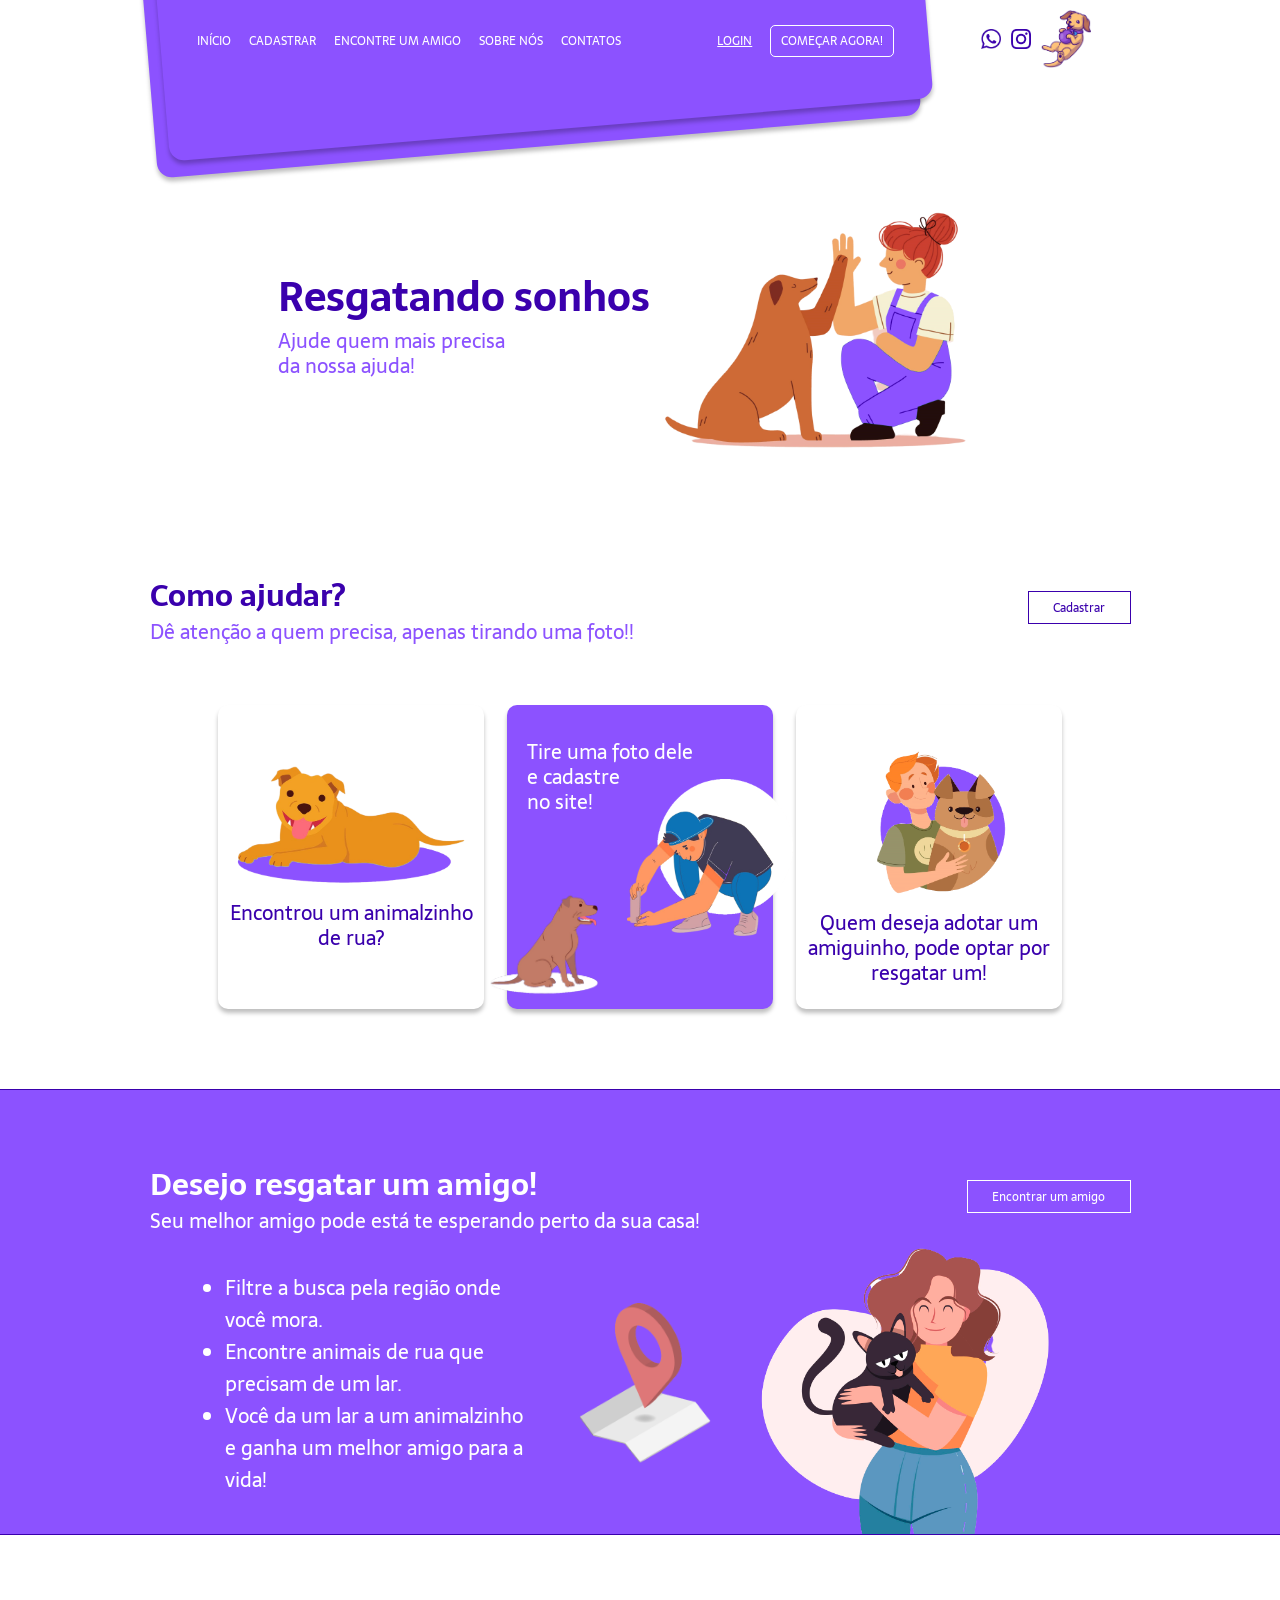
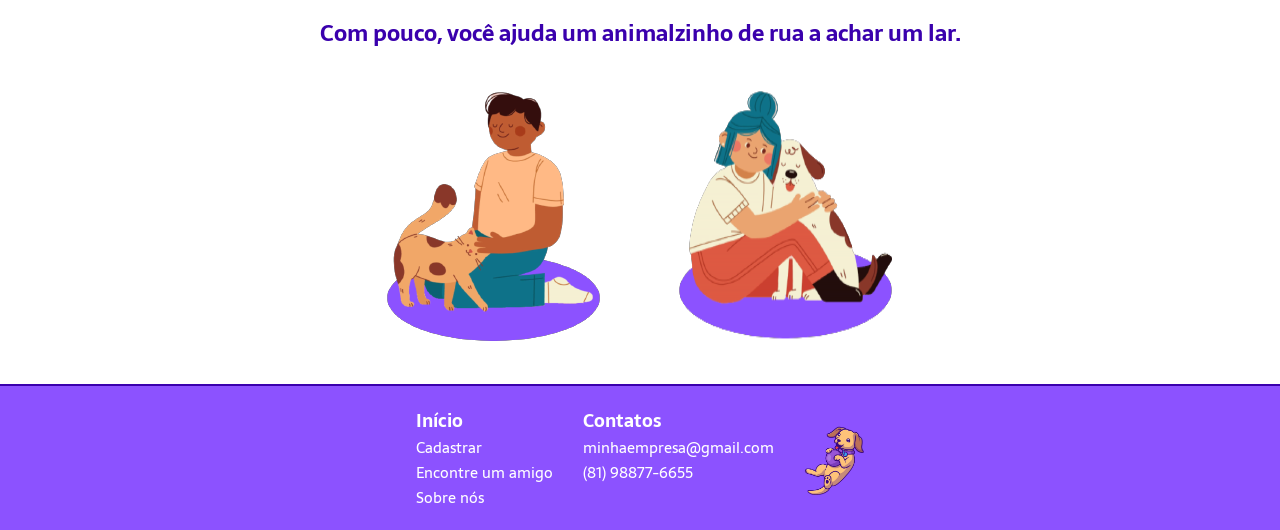
<file: index.html>
<!DOCTYPE html>
<html lang="en">
<head>
    <meta charset="UTF-8">
    <meta http-equiv="X-UA-Compatible" content="IE=edge">
    <meta name="viewport" content="width=device-width, initial-scale=1.0">
    <title>Meu Caramelo</title>
    <link rel="stylesheet" type="text/css" href="/assets/css/index.css">
</head>
<body>
    <header>
        <div class="container">
            <div class="menu-section">
                <div class="menu-toggle">
                    <div class="one"></div>
                    <div class="two"></div>
                    <div class="three"></div>
                </div>
                <nav>
                    <ul class="menu-nav">
                        <li><a href="/">INÍCIO</a></li>
                        <li><a href="registration.html">CADASTRAR</a></li>
                        <li><a href="findFriend.html">ENCONTRE UM AMIGO</a></li>
                        <li><a href="#section3">SOBRE NÓS</a></li>
                        <li><a href="#section4">CONTATOS</a></li>
                    </ul>

                    <ul class="account">
                        <li><a href="login.html">LOGIN</a></li>
                        <li><a href="createAccount.html">COMEÇAR AGORA!</a></li>
                    </ul>
                </nav>
            </div>

            <div class="social-media">
                <a href=""><img src="assets/images/zap logo.png" alt="Logotipo do Wathsapp" width="20px"></a>
                <a href=""><img src="assets/images/insta logo.png" alt="Logotipo do Instagram" width="20px"></a>
                <a href="/"><img src="assets/images/Logo Icon.png" alt="Logo do site, cachorro segurando uma bola roxa." width="50px"></a>
            </div>

            <div class="box box1"></div>
            <div class="box box2"></div>
            
        </div>
        
    </header>

    <main>
        <section id="intro">
            <div class="container">
                <div class="text">
                    <h1>Resgatando sonhos</h1>
                    <p>Ajude quem mais precisa <br> da nossa ajuda!</p>
                </div>

                <img src="assets/images/garota com dog.png" alt="Desenho de uma garota encostando sua mão na pata de um cachorro." width="352px">
            </div>
        </section>

        <section id="section1">
            <div class="container">
                <div class="head">
                    <div class="text">
                        <h1>Como ajudar?</h1>
                        <p>Dê atenção a quem precisa, apenas tirando uma foto!!</p>
                    </div>
                    <a class="bnt bnt-cadastrar" href="registration.html" target="">Cadastrar</a>
                </div>

                <div class="cards-section">
                    <div class="text card card-white">
                        <img src="assets/images/dog.png" alt="Desenho de um cachorro com a lingua para fora." width="230px">
                        <p>Encontrou um animalzinho de rua?</p>
                    </div>
                    
                    <div class="text card card-purple">
                        <img class="dog" src="assets/images/dog 2.png" alt="Desenho de um cachorro com a lingua para fora." width="122px">
                        <img class="picture-boy" src="assets/images/garoto tirando foto.png" alt="Desenho de um garoto tirando uma foto." width="168px">
                        <p>Tire uma foto dele <br> e cadastre <br> no site!</p>
                    </div>

                    <div class="text card card-white">
                        <img src="assets/images/garoto com dog.png" alt="Desenho garoto abraçado a um cachorro." width="154px">
                        <p>Quem deseja adotar um amiguinho, pode optar por resgatar um!</p>
                    </div>
                </div>
            </div>
        </section>

        <section id="section2">
            <div class="container">
                <div class="head">
                    <div class="text">
                        <h1>Desejo resgatar um amigo!</h1>
                        <p>Seu melhor amigo pode está te esperando perto da sua casa!</p>
                    </div>
                    <a class="bnt bnt-encontrar" href="findFriend.html" target="">Encontrar um amigo</a>
                </div>

                <div class="step-by-step">
                    <ul>
                        <li>Filtre a busca pela região onde você mora.</li>
                        <li>Encontre animais de rua que precisam de um lar.</li>
                        <li>Você da um lar a um animalzinho e ganha um melhor amigo para a vida!</li>
                    </ul>
                    <img src="assets/images/localização.png" alt="Imagem de um icone indicando uma localização genêrica." width="220px">
                    <img src="assets/images/garota com gato.png" alt="Desenho de uma mulher segurando um gato." width="300px">
                </div>
            </div>
        </section>

        <section id="section3">
            <div class="container">
                <h1>Com pouco, você ajuda um animalzinho de rua a achar um lar.</h1>

                <div>
                    <img src="assets/images/garoto com gato.png" alt="Desenho de um garoto acariciando um gato.">
                    <img src="assets/images/garota abraçando dog.png" alt="Desenho de uma garota abraçando um cachorro.">
                </div>
            </div>
        </section>
    </main>

    <footer>
        <nav>
            <ul>
                <li>Início</li>
                <li>Cadastrar</li>
                <li>Encontre um amigo</li>
                <li>Sobre nós</li>
            </ul>
        </nav>

        <ul>
            <li>Contatos</li>
            <li>minhaempresa@gmail.com</li>
            <li>(81) 98877-6655</li>
        </ul>

        <img src="assets/images/Logo Icon.png" alt="Desenho de um cachorro segurando uma bola roxa." width="60px">
     </footer>
</body>
</html>
</file>
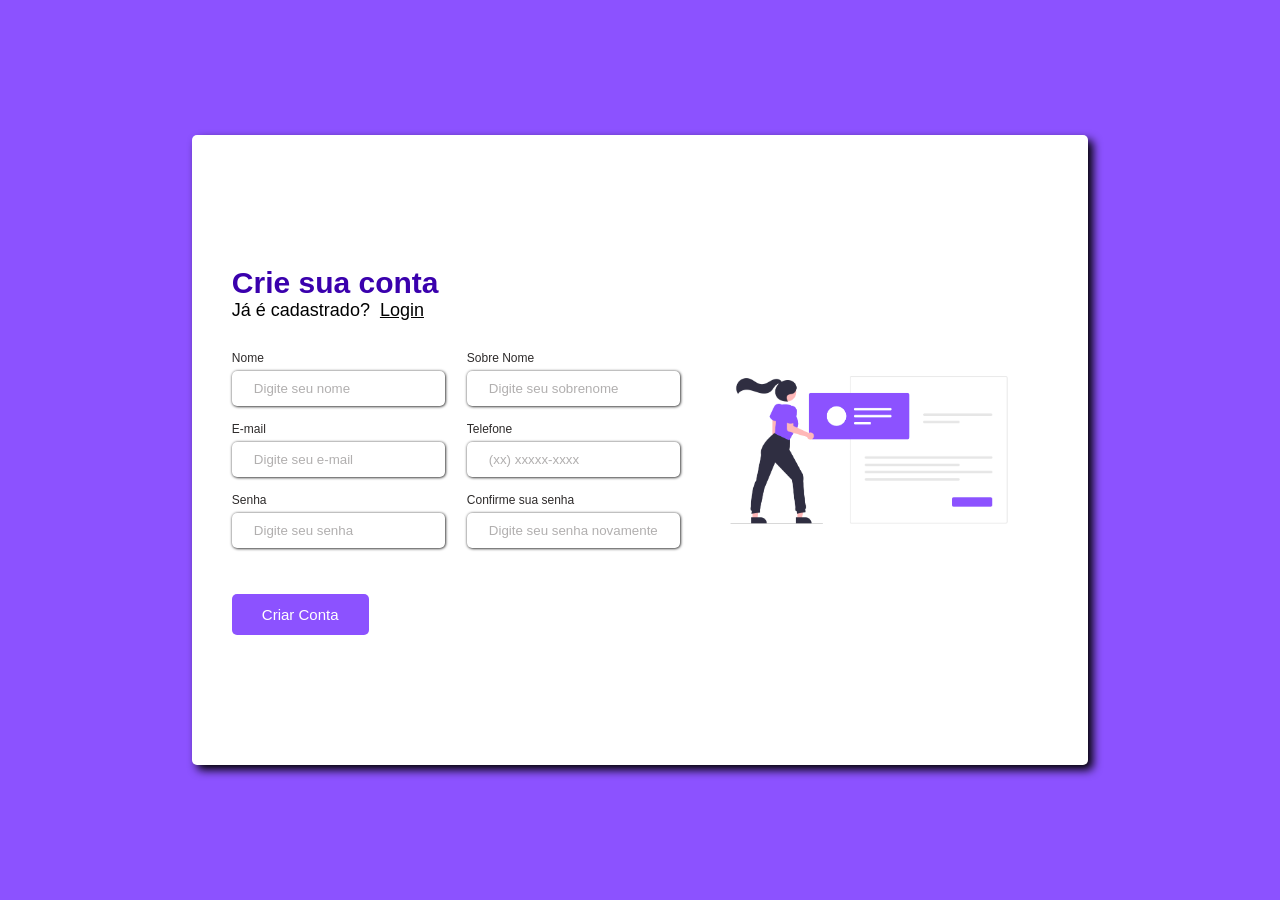
<file: createAccount.html>
<!DOCTYPE html>
<html lang="en">
<head>
    <meta charset="UTF-8">
    <meta http-equiv="X-UA-Compatible" content="IE=edge">
    <meta name="viewport" content="width=device-width, initial-scale=1.0">
    <title>Meu Caramelo</title>
    <link rel="stylesheet" type="text/css" href="assets/css/createAcount.css">
</head>
<body>
    <div class="container">
        <img src="assets/images/createAccount vs1.png" alt="">

        <div class="form">
            <form action="#">
                <div class="form-header">
                    <h1>Crie sua conta</h1>
                    <ul>
                        <li>Já é cadastrado?</li>
                        <li><a href="login.html">Login</a></li>
                    </ul>
                </div>

                <div class="input-group">
                    <div class="input-box">
                        <label for="first-name">Nome</label>
                        <input id="first-name" type="text" name="first-name" placeholder="Digite seu nome">
                    </div>

                    <div class="input-box">
                        <label for="last-name">Sobre Nome</label>
                        <input id="last-name" type="text" name="last-name" placeholder="Digite seu sobrenome">
                    </div>

                    <div class="input-box">
                        <label for="mail">E-mail</label>
                        <input id="mail" type="text" name="mail" placeholder="Digite seu e-mail">
                    </div>

                    <div class="input-box">
                        <label for="phone-number">Telefone</label>
                        <input id="phone-number" type="text" name="phone-number" placeholder="(xx) xxxxx-xxxx">
                    </div>

                    <div class="input-box">
                        <label for="password">Senha</label>
                        <input id="password" type="text" name="password" placeholder="Digite seu senha">
                    </div>

                    <div class="input-box">
                        <label for="com-password">Confirme sua senha</label>
                        <input id="com-password" type="text" name="com-password" placeholder="Digite seu senha novamente">
                    </div>
                </div>

                <button class="button"><a href="index.html">Criar Conta</a></button>
            </form>
        </div>
    </div>
</body>
</html>
</file>
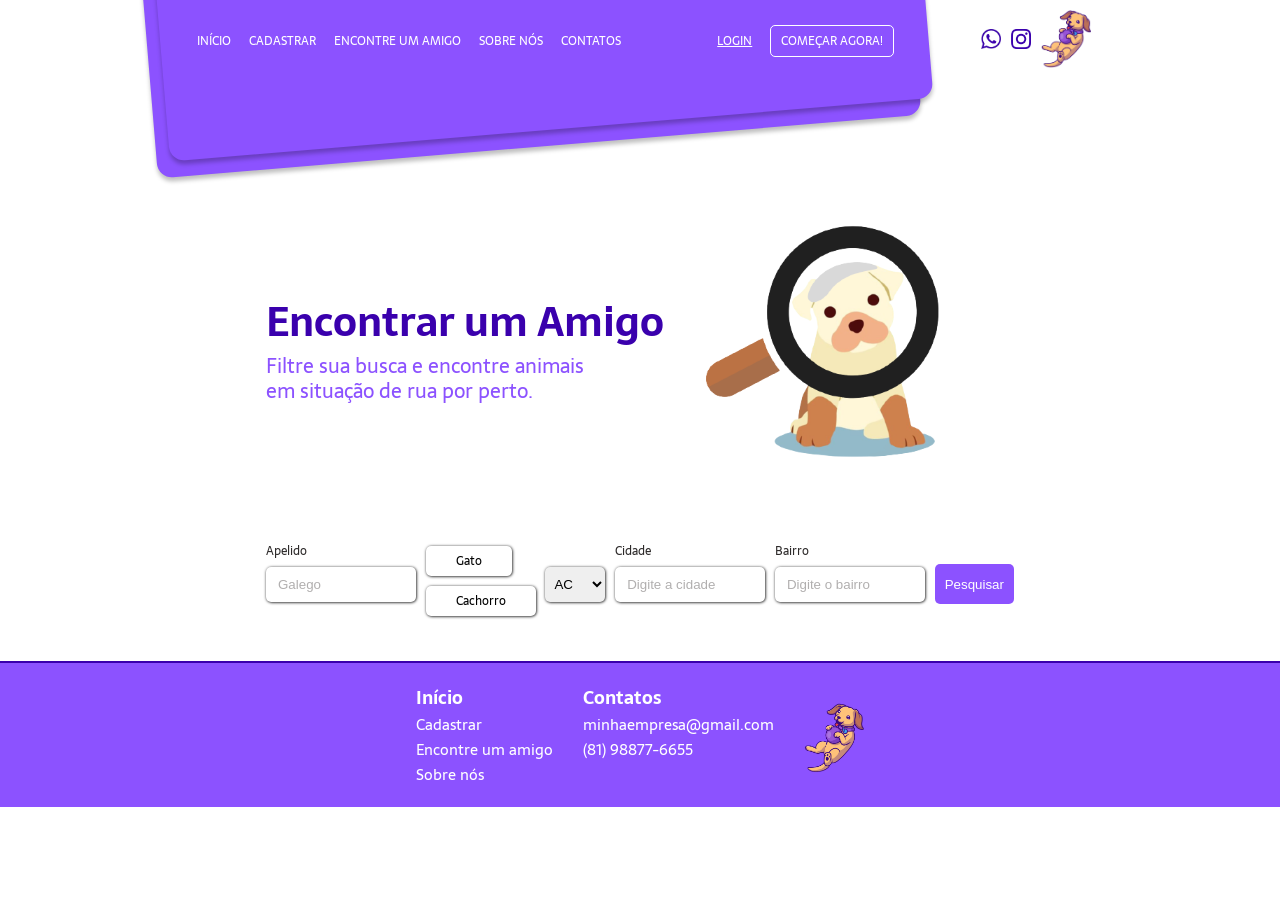
<file: findFriend.html>
<!DOCTYPE html>
<html lang="en">
<head>
    <meta charset="UTF-8">
    <meta http-equiv="X-UA-Compatible" content="IE=edge">
    <meta name="viewport" content="width=device-width, initial-scale=1.0">
    <title>Meu Caramelo</title>
    <link rel="stylesheet" type="text/css" href="/assets/css/index.css">
    <link rel="stylesheet" type="text/css" href="/assets/css/findFriend.css">
</head>
<body>
    <header>
        <div class="container">
            <div class="menu-section">
                <div class="menu-toggle">
                    <div class="one"></div>
                    <div class="two"></div>
                    <div class="three"></div>
                </div>
                <nav>
                    <ul class="menu-nav">
                        <li><a href="/">INÍCIO</a></li>
                        <li><a href="#section1">CADASTRAR</a></li>
                        <li><a href="#section2">ENCONTRE UM AMIGO</a></li>
                        <li><a href="#section3">SOBRE NÓS</a></li>
                        <li><a href="#section4">CONTATOS</a></li>
                    </ul>

                    <ul class="account">
                        <li><a href="login.html">LOGIN</a></li>
                        <li><a href="createAccount.html">COMEÇAR AGORA!</a></li>
                    </ul>
                </nav>
            </div>

            <div class="social-media">
                <a href=""><img src="assets/images/zap logo.png" alt="Logotipo do Wathsapp" width="20px"></a>
                <a href=""><img src="assets/images/insta logo.png" alt="Logotipo do Instagram" width="20px"></a>
                <a href="/"><img src="assets/images/Logo Icon.png" alt="Logo do site, cachorro segurando uma bola roxa." width="50px"></a>
            </div>

            <div class="box box1"></div>
            <div class="box box2"></div>
            
        </div>
        
    </header>

    <main>
        <div class="container">
            <div class="form">
                <form action="">
                    <div class="form-header">
                        <div>
                            <h1>Encontrar um Amigo</h1>
                            <p>Filtre sua busca e encontre animais <br> em situação de rua por perto.</p>
                        </div>

                        <img src="/assets/images/lupa-dog.png" alt="Foto polaroid de um cachorro." width="350px">
                    </div>

                    <div class="input-group">
                            <div class="input-box">
                                <label for="name">Apelido</label>
                                <input id="name" type="text" name="name" placeholder="Galego">
                            </div>

                            <div class="check-box">
                                <div>
                                    <input type="radio" id="cat-check" name="animal-check" value="cat-check">
                                    <label for="cat-check">Gato</label>
                                </div>
                                <div>
                                    <input type="radio" id="dog-check" name="animal-check" value="dog-check">
                                    <label for="dog-check">Cachorro</label>
                                </div>
                            </div>

                            <select name="states" id="states">
                                <option value="">AC</option>
                                <option value="">AL</option>
                                <option value="">AP</option>
                                <option value="">AM</option>
                                <option value="">BA</option>
                                <option value="">CE</option>
                                <option value="">DF</option>
                                <option value="">ES</option>
                                <option value="">GO</option>
                                <option value="">MA</option>
                                <option value="">MT</option>
                                <option value="">MS</option>
                                <option value="">MG</option>
                                <option value="">PA</option>
                                <option value="">PB</option>
                                <option value="">PR</option>
                                <option value="">PE</option>
                                <option value="">PI</option>
                                <option value="">RJ</option>
                                <option value="">RN</option>
                                <option value="">RS</option>
                                <option value="">RO</option>
                                <option value="">RR</option>
                                <option value="">SC</option>
                                <option value="">SP</option>
                                <option value="">SE</option>
                                <option value="">TO</option>
                            </select>

                            <div class="input-box">
                                <label for="city">Cidade</label>
                                <input id="city" type="text" name="city" placeholder="Digite a cidade">
                            </div>

                            <div class="input-box">
                                <label for="neighborhood">Bairro</label>
                                <input id="neighborhood" type="text" name="neighborhood" placeholder="Digite o bairro">
                            </div>

                            <button>Pesquisar</button>
                    </div>
                </form>
            </div>

            <div class="cards-box">

            </div>
        </div>
    </main>

    <footer>
        <nav>
            <ul>
                <li>Início</li>
                <li>Cadastrar</li>
                <li>Encontre um amigo</li>
                <li>Sobre nós</li>
            </ul>
        </nav>

        <ul>
            <li>Contatos</li>
            <li>minhaempresa@gmail.com</li>
            <li>(81) 98877-6655</li>
        </ul>

        <img src="assets/images/Logo Icon.png" alt="Desenho de um cachorro segurando uma bola roxa." width="60px">
    </footer>
</body>
</html>
</file>
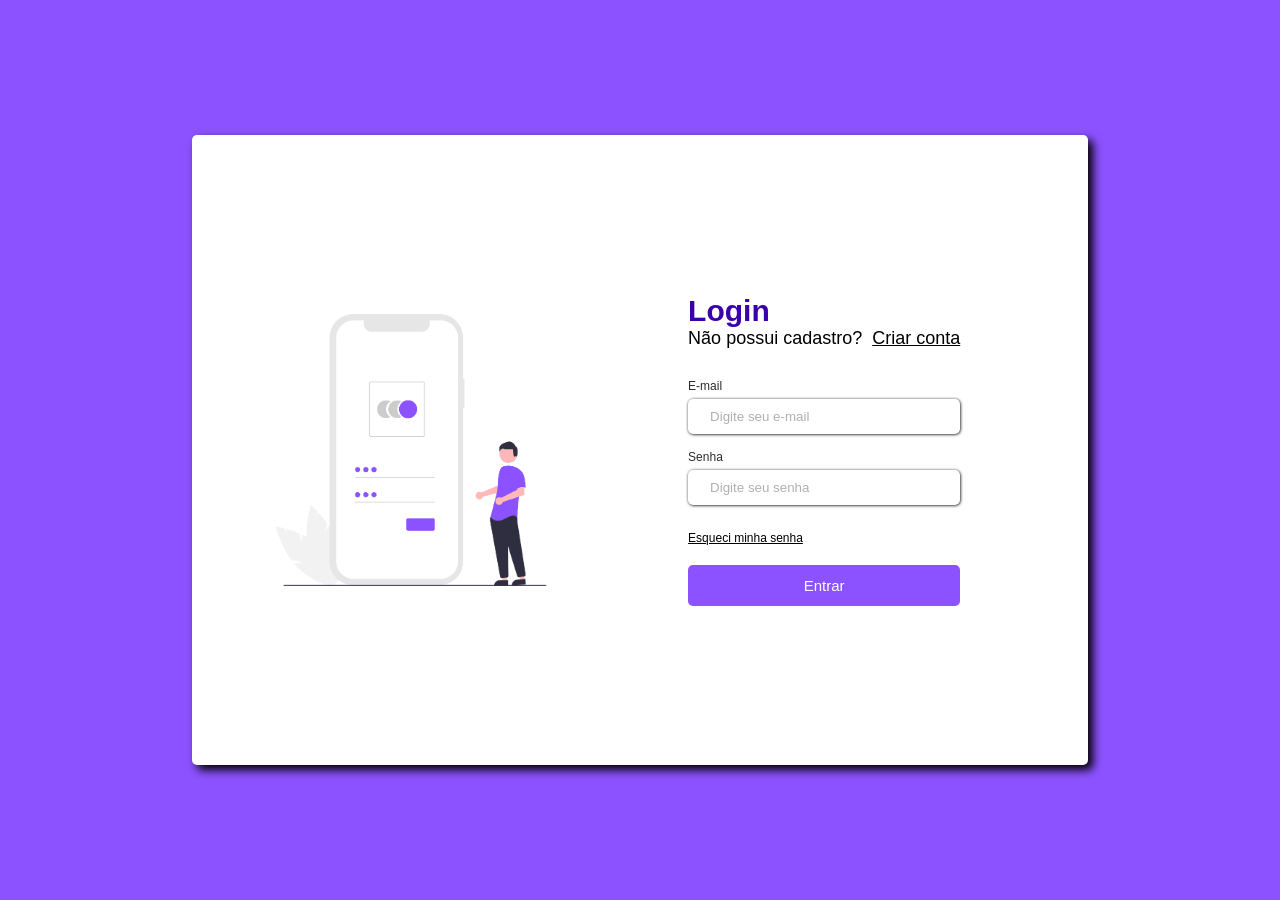
<file: login.html>
<!DOCTYPE html>
<html lang="en">
<head>
    <meta charset="UTF-8">
    <meta http-equiv="X-UA-Compatible" content="IE=edge">
    <meta name="viewport" content="width=device-width, initial-scale=1.0">
    <title>Meu Caramelo</title>
    <link rel="stylesheet" type="text/css" href="assets/css/login.css">
</head>
<body>
    <div class="container">
        <img src="assets/images/login vs1.png" alt="">

        <div class="form">
            <form action="#">
                <div class="form-header">
                    <h1>Login</h1>
                    <ul>
                        <li>Não possui cadastro?</li>
                        <li><a href="createAccount.html">Criar conta</a></li>
                    </ul>
                </div>

                <div class="input-group">
                    <div class="input-box">
                        <label for="mail">E-mail</label>
                        <input id="mail" type="text" name="mail" placeholder="Digite seu e-mail">
                    </div>

                    <div class="input-box">
                        <label for="password">Senha</label>
                        <input id="password" type="text" name="password" placeholder="Digite seu senha">
                    </div>
                </div>
                <div class="button-box">
                    <a class="forget-password" href="">Esqueci minha senha</a>
                    <button class="button"><a href="index.html">Entrar</a></button>
                </div>
                
            </form>
        </div>
    </div>
</body>
</html>
</file>
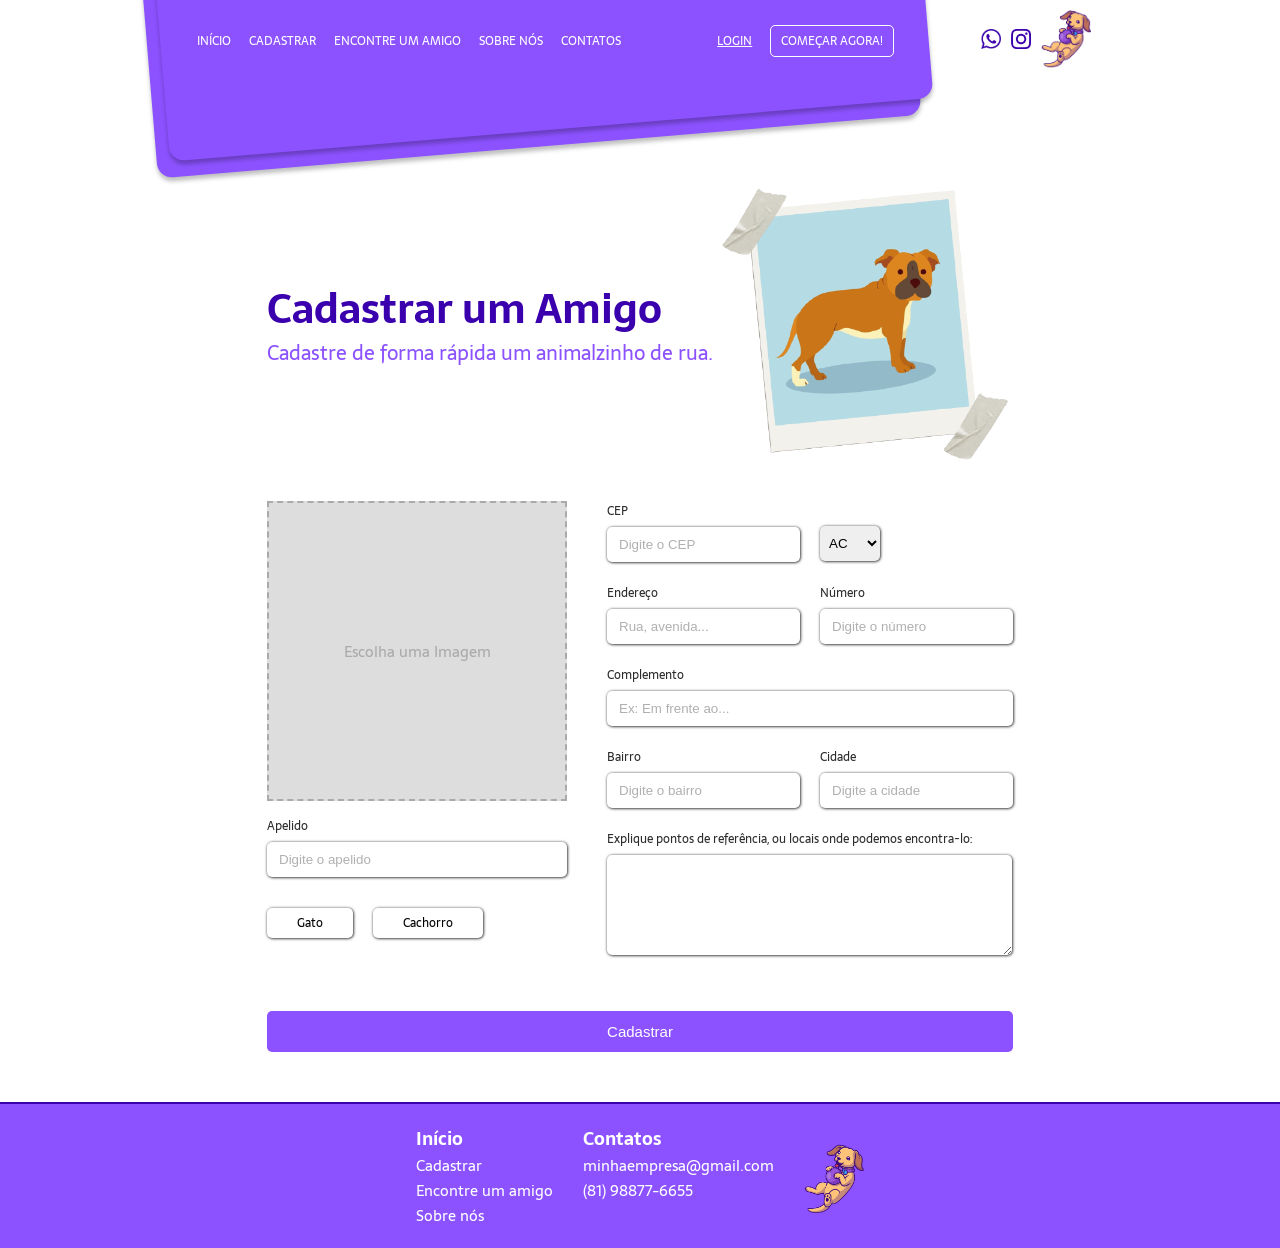
<file: registration.html>
<!DOCTYPE html>
<html lang="en">
<head>
    <meta charset="UTF-8">
    <meta http-equiv="X-UA-Compatible" content="IE=edge">
    <meta name="viewport" content="width=device-width, initial-scale=1.0">
    <title>Meu Caramelo</title>
    <link rel="stylesheet" type="text/css" href="/assets/css/index.css">
    <link rel="stylesheet" type="text/css" href="/assets/css/registration.css">
</head>
<body>
    <header>
        <div class="container">
            <div class="menu-section">
                <div class="menu-toggle">
                    <div class="one"></div>
                    <div class="two"></div>
                    <div class="three"></div>
                </div>
                <nav>
                    <ul class="menu-nav">
                        <li><a href="/">INÍCIO</a></li>
                        <li><a href="#section1">CADASTRAR</a></li>
                        <li><a href="#section2">ENCONTRE UM AMIGO</a></li>
                        <li><a href="#section3">SOBRE NÓS</a></li>
                        <li><a href="#section4">CONTATOS</a></li>
                    </ul>

                    <ul class="account">
                        <li><a href="login.html">LOGIN</a></li>
                        <li><a href="createAccount.html">COMEÇAR AGORA!</a></li>
                    </ul>
                </nav>
            </div>

            <div class="social-media">
                <a href=""><img src="assets/images/zap logo.png" alt="Logotipo do Wathsapp" width="20px"></a>
                <a href=""><img src="assets/images/insta logo.png" alt="Logotipo do Instagram" width="20px"></a>
                <a href="/"><img src="assets/images/Logo Icon.png" alt="Logo do site, cachorro segurando uma bola roxa." width="50px"></a>
            </div>

            <div class="box box1"></div>
            <div class="box box2"></div>
            
        </div>
        
    </header>

    <main>
        <div class="container">
            <div class="form">
                <form action="#">
                    <div class="form-header">
                        <div>
                            <h1>Cadastrar um Amigo</h1>
                            <p>Cadastre de forma rápida um animalzinho de rua.</p>
                        </div>

                        <img src="/assets/images/polaroid.png" alt="Foto polaroid de um cachorro." width="300px">
                    </div>
    
                    <div class="input-group">
                        <div class="img-div">
                            <label class="picture" tabindex="0">
                                <input type="file" accept="image/*" class="picture-input">
                                <span class="picture-img">Escolha uma imagem</span>
                            </label>
        
                            <div class="input-box">
                                <label for="name">Apelido</label>
                                <input id="name" type="text" name="name" placeholder="Digite o apelido">
                            </div>

                            <div class="check-box">
                                <div>
                                    <input type="radio" id="cat-check" name="animal-check" value="cat-check">
                                    <label for="cat-check">Gato</label>
                                </div>
                                <div>
                                    <input type="radio" id="dog-check" name="animal-check" value="dog-check">
                                    <label for="dog-check">Cachorro</label>
                                </div>                                
                            </div>
                        </div>

                        <div class="address-div">
                            <div class="double-box">
                                <div class="input-box">
                                    <label for="postal-code">CEP</label>
                                    <input id="postal-code" type="text" name="postal-code" placeholder="Digite o CEP">
                                </div>
        
                                <select name="states" id="states">
                                    <option value="">AC</option>
                                    <option value="">AL</option>
                                    <option value="">AP</option>
                                    <option value="">AM</option>
                                    <option value="">BA</option>
                                    <option value="">CE</option>
                                    <option value="">DF</option>
                                    <option value="">ES</option>
                                    <option value="">GO</option>
                                    <option value="">MA</option>
                                    <option value="">MT</option>
                                    <option value="">MS</option>
                                    <option value="">MG</option>
                                    <option value="">PA</option>
                                    <option value="">PB</option>
                                    <option value="">PR</option>
                                    <option value="">PE</option>
                                    <option value="">PI</option>
                                    <option value="">RJ</option>
                                    <option value="">RN</option>
                                    <option value="">RS</option>
                                    <option value="">RO</option>
                                    <option value="">RR</option>
                                    <option value="">SC</option>
                                    <option value="">SP</option>
                                    <option value="">SE</option>
                                    <option value="">TO</option>
                                </select>
                            </div>
                            
                            <div class="double-box">
                                <div class="input-box">
                                    <label for="address">Endereço</label>
                                    <input id="address" type="text" name="address" placeholder="Rua, avenida...">
                                </div>
            
                                <div class="input-box">
                                    <label for="number">Número</label>
                                    <input id="number" type="text" name="number" placeholder="Digite o número">
                                </div>
                            </div>
            
                            <div class="input-box">
                                <label for="complement">Complemento</label>
                                <input id="complement" type="text" name="complement" placeholder="Ex: Em frente ao...">
                            </div>
    
                            <div class="double-box">
                                <div class="input-box">
                                    <label for="neighborhood">Bairro</label>
                                    <input id="neighborhood" type="text" name="neighborhood" placeholder="Digite o bairro">
                                </div>
    
                                <div class="input-box">
                                    <label for="city">Cidade</label>
                                    <input id="city" type="text" name="city" placeholder="Digite a cidade">
                                </div>
                            </div>
                                
                            <div class="input-box discription">
                                <label for="discription">Explique pontos de referência, ou locais onde podemos encontra-lo:</label>
                                <textarea id="discription" type="text" name="discription"></textarea>
                            </div>
                        </div>
                    </div>
    
                    <button class="button"><a href="index.html">Cadastrar</a></button>
                </form>
            </div>
        </div>     
    </main>

    <footer>
        <nav>
            <ul>
                <li>Início</li>
                <li>Cadastrar</li>
                <li>Encontre um amigo</li>
                <li>Sobre nós</li>
            </ul>
        </nav>

        <ul>
            <li>Contatos</li>
            <li>minhaempresa@gmail.com</li>
            <li>(81) 98877-6655</li>
        </ul>

        <img src="assets/images/Logo Icon.png" alt="Desenho de um cachorro segurando uma bola roxa." width="60px">
    </footer>
    <script src="assets/js/registration.js"></script>
</body>
</html>
</file>
<file: assets/css/index.css>
@import url('https://fonts.googleapis.com/css2?family=Righteous&family=Sarala:wght@400;700&display=swap');

* {
    margin: 0;
    padding: 0;
    box-sizing: border-box;
    text-decoration: none;
}

html, body {
    scroll-behavior: smooth;
    font-family: 'Sarala', sans-serif;
    font-size: 62.5%;
    text-rendering: optimizeLegibility;
    -webkit-font-smoothing: antialiased;
}

/* Page Header */

header {
    width: 100%;
    margin-top: 1rem;
    display: flex;
    justify-content: center;
}

.container {
    width: 98rem;
    display: flex;
    flex-direction: row;
    justify-content: space-around;
    align-items: center;
}

header nav {
    display: flex;
    gap: 8rem;
    align-items: center;
}

header nav ul li {
    display: inline-block;
    padding: 0.8rem;
    list-style: none;
    position: relative;
}

header nav ul li a {
    color: white;
    font-size: 1.2rem;
    position: relative;
}

.menu-nav a:hover {
    top: -3px;
}

.account li:nth-child(1) {
    text-decoration: underline white;
}

/* Button Create Account*/

.account li:nth-child(2) a {
    border: white 1px solid;
    border-radius: 0.5rem;
    padding: 0.5rem 01rem 0.5rem 1rem;
    display: block;
}

.account li:nth-child(2) a::before {
    content: "";
    position: absolute;
    top: 50%;
    left: 50%;
    transform: translate(-50%, -50%);

    width: 0;
    height: 100%;
    background-color: #7c3dfc;
    z-index: -1;
    transition: .2s ease;
}

.account li:nth-child(2) a:hover::before {
    width: 100%;
}

/* ^^^ */

.social-media {
    display: flex;
    align-items: center;
    gap: 1rem;
}

.box {
    position: absolute;
    width: 766px;
    height: 236px;
    z-index: -1000;

    background: #8C52FF;
    box-shadow: 0px 4px 4px rgba(0, 0, 0, 0.25);
    border-radius: 15px;
    transform: rotate(-4.77deg);
}

.box1 {
    margin-left: -221px;
    top: -89.31px; 
}

.box2 {
    margin-left: -196px;
    top: -106.31px;
}

/* Introduction Section */

section {
    display: flex;
    justify-content: center;
    margin-top: 8rem;
}

#intro .container {
    justify-content: center;
}

.text h1 {
    font-size: 4rem;
    color: #3A00AD;
}

.text p {
    font-size: 2rem;
    color: #8C52FF;
    line-height: 2.5rem;
}

/*  Registration Section Information */

#section1 .container {
    flex-direction: column;
}

#section1 .container .head {
    width: 100%;
    display: flex;
    justify-content: space-between;
    align-items: center;
}

#section1 .container .head h1 {
    font-size: 3rem;
}

/* Buttons Registration and Finf Friend Hover */

.bnt {
    padding: 0.6rem 2.5rem 0.6rem 2.5rem;
    outline: none;
    cursor: pointer;
    font-size: 1.2rem;
    position: relative;
}

.bnt-cadastrar::after, 
.bnt-cadastrar::before,
.bnt-encontrar::after, 
.bnt-encontrar::before {
    content: "";
    position: absolute;
    width: calc(100% - 1px);
    height: calc(100% - 1px);
    left: 0;
    bottom: 0;
    transition: transform 0.3s ease;
}

.bnt-cadastrar::after, 
.bnt-cadastrar::before {
    border: #3A00AD 1px solid;
}

.bnt-cadastrar:hover::after,
.bnt-encontrar:hover::after {
    transform: translate(-2px, -2px);
}

.bnt-cadastrar:hover::before,
.bnt-encontrar:hover::before {
    transform: translate(2px, 2px);
}

/*  ^^^^ */

#section1 a {
    color: #3A00AD;
}

/* Cards */

.cards-section {
    width: 100%;
    margin-top: 6rem;
    display: flex;
    justify-content: center;
    gap: 2.3rem;
}

.card {
    width: 266px;
    height: 304px;

    background: #FFFFFF;
    box-shadow: 0px 4px 4px rgba(0, 0, 0, 0.25);
    border-radius: 10px;
}

.card-white {
    display: flex;
    flex-direction: column;
    justify-content: center;
    align-items: center;
    gap: 1.7rem;
}

.card-white p {
    text-align: center;
    color: #3A00AD;
}

.card-purple {
    background-color: #8C52FF;
    display: flex;
    flex-direction: column-reverse;
    justify-content: center;
}

.card-purple p {
    color: #FFFFFF;
    text-align: start;
    margin-bottom: 16rem;
    margin-left: 2rem;
}

.dog {
    position: absolute;
    margin-top: 18rem;
    margin-left: -2rem;

}

.picture-boy {
    position: absolute;
    margin-left: 12rem;
}

/*  Find Friend Section */

#section2 {
    background-color: #8C52FF;
    border-bottom: #3A00AD 1px solid;
    border-top: #3A00AD 1px solid;
}

#section2 .container {
    flex-direction: column;
}

#section2 .container .head {
    width: 100%;
    margin-top: 7rem;
    display: flex;
    justify-content: space-between;
    align-items: center;
}

#section2 .container .head h1 {
    font-size: 3rem;
    color: #FFFFFF;
}

#section2 .container .head p {
    color: #FFFFFF;
}

.bnt-encontrar::after, 
.bnt-encontrar::before {
    border: #ffffff 1px solid;
}

#section2 a {
    color: #ffffff;
}

/* Step by step */

.step-by-step {
    display: flex;
    align-items: center;
}

.step-by-step ul {
    width: 31rem;
    color: #FFFFFF;
    font-size: 2rem;
}

/*  last Section */

#section3 .container {
    display: flex;
    flex-direction: column;
    margin-bottom: 3rem;
}

#section3 .container h1 {
    font-size: 2.2rem;
    color: #3A00AD;
}

#section3 .container div {
    margin-top: 2.8rem;
    display: flex;
    justify-content: center;
    gap: 5rem;
}

/* Footer */

footer {
    padding: 2rem;
    background-color: #8C52FF;
    border-top: #3A00AD 2.5px solid;
    display: flex;
    justify-content: center;
    align-items: start;
    gap: 3rem;
}

footer ul {
    color: #FFFFFF;
    list-style: none;
    font-size: 1.5rem;
}

footer ul li:nth-child(1) {
    font-size: 1.8rem;
    font-weight: bold;
}

footer img {
    margin-top: 2rem;
}
</file>
<file: assets/css/createAcount.css>
* {
    padding: 0;
    margin: 0;
    box-sizing: border-box;
    text-decoration: none;
}

html, body {
    scroll-behavior: smooth;
    font-family: 'Sarala', sans-serif;
    font-size: 62.5%;
    text-rendering: optimizeLegibility;
    -webkit-font-smoothing: antialiased;
}

body {
    width: 100%;
    height: 100vh;
    display: flex;
    justify-content: center;
    align-items: center;
    background-color: #8C52FF;
}

.container {
    width: 70%;
    height: 70vh;
    display: flex;
    flex-direction: row-reverse;
    justify-content: center;
    align-items: center;
    gap: 1rem;

    background-color: #ffffff;
    box-shadow: 5px 5px 10px #000;
    border-radius: 0.5rem;
}

.container img {
    width: 40%;
}

.form {
    width: 50%;
    max-width: 50rem;
    display: flex;
    justify-content: center;
    align-items: center;
    flex-direction: column;
}

.form-header {
    margin-bottom: 2rem;
}

.form-header h1 {
    font-size: 3rem;
    color: #3A00AD;
}

.form-header ul {
    font-size: 1.8rem;
    list-style: none;
    display: flex;
    gap: 01rem;
}

.form-header ul li a {
    color: #000;
    text-decoration: underline #000;
}

.input-group {
    display: flex;
    flex-wrap: wrap;
    justify-content: space-between;
    padding: 1rem 0;
}

.input-box {
    display: flex;
    flex-direction: column;
    margin-bottom: 1rem;
}

.input-box input {
    margin: 0.6rem 0;
    padding: 1rem 2.2rem;
    border: none;
    border-radius: 5px;
    box-shadow: 0.5px 0.5px 3px #000;
}

.input-box input:hover {
    background-color: #F8F8F8;
}

.input-box input:focus-visible {
    outline: 1px solid #8C52FF;
}

.input-box input::placeholder {
    color: #b1afaf;
}

.input-box label {
    font-size: 1.2rem;
    font-weight: 400;
    color: #2E2B2B;
}

.button {
    padding: 1.2rem 3rem;
    margin-top: 2rem;
    font-size: 1.5rem;
    cursor: pointer;
    
    border: none;
    border-radius: 5px;
    background-color: #8C52FF;
}

.button a {
    color: #ffffff;
}
</file>
<file: assets/css/findFriend.css>
main {
    display: flex;
    justify-content: center;
}

main .container {
    margin-top: 10rem;
    display: flex;
    justify-content: center;
}

form {
    display: flex;
    flex-direction: column;
    gap: 2rem;
    margin-bottom: 5rem;
}

.form-header {
    display: flex;
    justify-content: center;
    align-items: center;
}

.form-header div {
    max-width: 50rem;
}

.form-header h1 {
    font-size: 4rem;
    color: #3A00AD;
}

.form-header p {
    font-size: 2rem;
    color: #8C52FF;
    line-height: 2.5rem;
}

.input-group {
    display: flex;
    flex-direction: row;
    justify-content: space-between;
}

.input-box {
    display: flex;
    flex-direction: column;
}

.input-box label {
    font-size: 1.2rem;
    font-weight: 400;
    color: #2E2B2B;
}

.input-box input {
    margin: 0.6rem 0;
    padding: 1rem 1.2rem;
    width: 15rem;
    border: none;
    border-radius: 5px;
    box-shadow: 0.5px 0.5px 3px #000;
}

select {
    margin-top: 2.6rem;
    padding: 5px;
    height: 3.5rem;
    width: 6rem;
    border: none;
    border-radius: 5px;
    box-shadow: 0.5px 0.5px 3px #000;
}

.check-box {
    display: flex;
    flex-direction: column;
    gap: 2rem;
    align-items: start;
    font-size: 1.2rem;
    margin-top: 1rem;
}

input[type="radio"] {
    display: none;
}

.check-box div label {
    position: relative;
    color: #000;
    font-size: 1.2rem;
    padding: 0.5rem 3rem;
    border: none;
    border-radius: 5px;
    box-shadow: 0.5px 0.5px 3px #000;
    cursor: pointer;
}

input[type="radio"]:checked + label {
    background-color: #8C52FF;
    color: #ffffff;
}

.input-box input:hover,  
select:hover {
    background-color: #F8F8F8;
}

.input-box input:focus-visible,  
select:focus-visible {
    outline: 1px solid #8C52FF;
}

.input-box input::placeholder,  
select::placeholder {
    color: #b1afaf;
}

button {
    padding: 1rem;
    height: 4rem;
    cursor: pointer;
    color: #ffffff;
    align-self: center;
    margin-top: 1.6rem;
    
    border: none;
    border-radius: 5px;
    background-color: #8C52FF;
}
</file>
<file: assets/css/login.css>
* {
    padding: 0;
    margin: 0;
    box-sizing: border-box;
    text-decoration: none;
}

html, body {
    scroll-behavior: smooth;
    font-family: 'Sarala', sans-serif;
    font-size: 62.5%;
    text-rendering: optimizeLegibility;
    -webkit-font-smoothing: antialiased;
}

body {
    width: 100%;
    height: 100vh;
    display: flex;
    justify-content: center;
    align-items: center;
    background-color: #8C52FF;
}

.container {
    width: 70%;
    height: 70vh;
    display: flex;
    justify-content: center;
    align-items: center;
    gap: 1rem;

    background-color: #ffffff;
    box-shadow: 5px 5px 10px #000;
    border-radius: 0.5rem;
}

.container img {
    width: 40%;
}

.form {
    width: 50%;
    max-width: 50rem;
    display: flex;
    justify-content: center;
    align-items: center;
    flex-direction: column;
}

.form-header {
    margin-bottom: 2rem;
}

.form-header h1 {
    font-size: 3rem;
    color: #3A00AD;
}

.form-header ul {
    font-size: 1.8rem;
    list-style: none;
    display: flex;
    gap: 01rem;
}

.form-header ul li a {
    color: #000;
    text-decoration: underline #000;
}

.input-group {
    display: flex;
    flex-direction: column;
    padding: 1rem 0;
}

.input-box {
    display: flex;
    flex-direction: column;
    margin-bottom: 1rem;
}

.input-box input {
    margin: 0.6rem 0;
    padding: 1rem 2.2rem;
    border: none;
    border-radius: 5px;
    box-shadow: 0.5px 0.5px 3px #000;
}

.input-box input:hover {
    background-color: #F8F8F8;
}

.input-box input:focus-visible {
    outline: 1px solid #8C52FF;
}

.input-box input::placeholder {
    color: #b1afaf;
}

.input-box label {
    font-size: 1.2rem;
    font-weight: 400;
    color: #2E2B2B;
}

.button-box {
    display: flex;
    flex-direction: column;
}

.forget-password {
    font-size: 1.2rem;
    color: #000;
    text-decoration: underline;
}

.button {
    padding: 1.2rem 3rem;
    margin-top: 2rem;
    font-size: 1.5rem;
    cursor: pointer;
    
    border: none;
    border-radius: 5px;
    background-color: #8C52FF;
}

.button a {
    color: #ffffff;
}
</file>
<file: assets/css/registration.css>
main {
    display: flex;
    justify-content: center;
}

main .container {
    margin-top: 10rem;
    display: flex;
    justify-content: center;
}

form {
    display: flex;
    flex-direction: column;
    gap: 2rem;
    margin-bottom: 5rem;
}

.form-header {
    display: flex;
    justify-content: center;
    align-items: center;
}

.form-header h1 {
    font-size: 4rem;
    color: #3A00AD;
}

.form-header p {
    font-size: 2rem;
    color: #8C52FF;
    line-height: 2.5rem;
}

.input-group {
    display: flex;
    flex-wrap: wrap;
    justify-content: space-between;
    padding: 1rem 0;
}

.img-div, .address-div {
    display: flex;
    flex-direction: column;
    gap: 1.5rem;
}

.picture-input {
    display: none;
}

.picture {
    width: 30rem;
    height: 30rem;
    display: flex;
    justify-content: center;
    align-items: center;
    color: #aaa;
    background-color: #ddd;
    border: 2px dashed #aaa;
    font-size: 1.5rem;
    cursor: pointer;
}

.picture:hover {
    color: #777;
    background-color: #ccc;
}

.picture-img {
    max-width: 100%;
}

.input-box {
    display: flex;
    flex-direction: column;
}

.double-box {
    display: flex;
    justify-content: start;
    align-items: center;
    gap: 2rem;
}

.input-box input, textarea {
    margin: 0.6rem 0;
    padding: 1rem 1.2rem;
    border: none;
    border-radius: 5px;
    box-shadow: 0.5px 0.5px 3px #000;
}

select {
    margin-top: 1.8rem;
    padding: 5px;
    height: 3.5rem;
    width: 6rem;
    border: none;
    border-radius: 5px;
    box-shadow: 0.5px 0.5px 3px #000;
}

.check-box {
    display: flex;
    justify-content: start;
    gap: 2rem;
    align-items: center;
    font-size: 1.2rem;
    margin-top: 1rem;
}

.check-box div {
    display: flex;
}

input[type="radio"] {
    display: none;
}

.check-box div label {
    position: relative;
    color: #000;
    font-size: 1.2rem;
    padding: 0.5rem 3rem;
    border: none;
    border-radius: 5px;
    box-shadow: 0.5px 0.5px 3px #000;
    cursor: pointer;
}

input[type="radio"]:checked + label {
    background-color: #8C52FF;
    color: #ffffff;
}

.input-box input:hover, 
textarea:hover, 
select:hover {
    background-color: #F8F8F8;
}

.input-box input:focus-visible, 
textarea:focus-visible, 
select:focus-visible {
    outline: 1px solid #8C52FF;
}

.input-box input::placeholder, 
textarea::placeholder, 
select::placeholder {
    color: #b1afaf;
}

.discription textarea {
    height: 10rem;
    max-width: 40.5rem;
}

.input-box label {
    font-size: 1.2rem;
    font-weight: 400;
    color: #2E2B2B;
}

.button {
    padding: 1.2rem 6.9rem;
    margin-top: 2rem;
    font-size: 1.5rem;
    cursor: pointer;
    
    border: none;
    border-radius: 5px;
    background-color: #8C52FF;
}

.button a {
    color: #ffffff;
}
</file>
